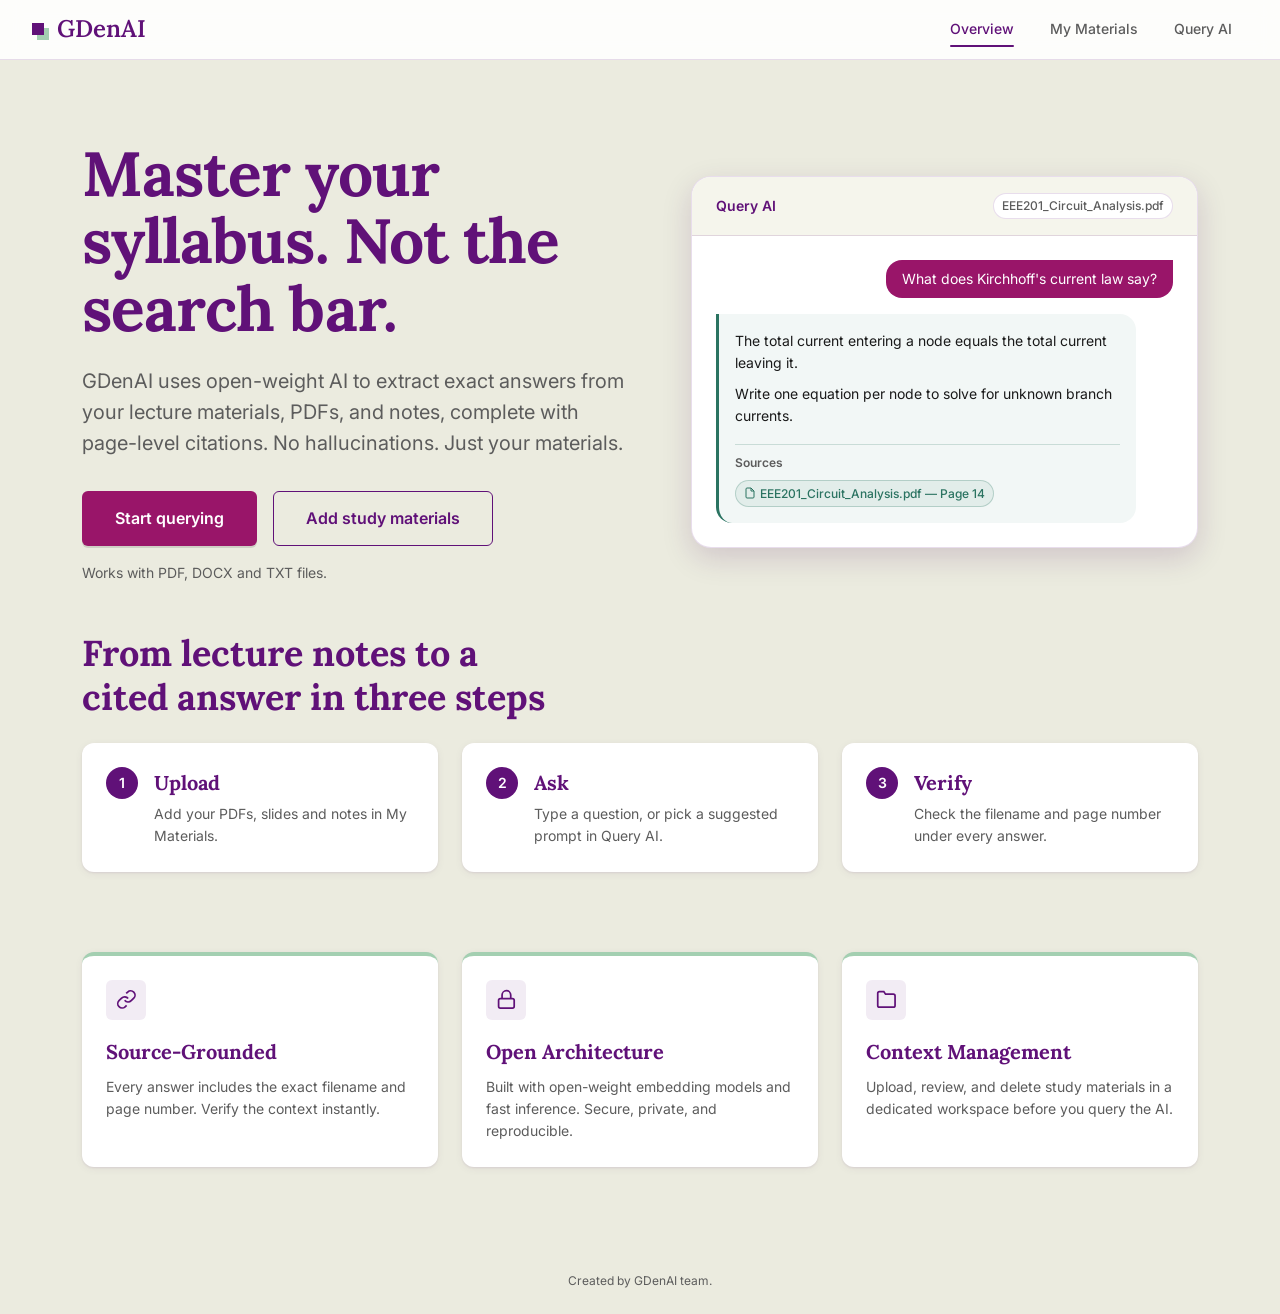
<file: frontend/index.html>
<!DOCTYPE html>
<html lang="en">
<head>
    <meta charset="UTF-8">
    <meta name="viewport" content="width=device-width, initial-scale=1.0, viewport-fit=cover">
    <meta name="theme-color" content="#601178">
    <title>GDenAI | Study Context Engine</title>
    <link rel="preconnect" href="https://fonts.googleapis.com">
    <link rel="preconnect" href="https://fonts.gstatic.com" crossorigin>
    <link href="https://fonts.googleapis.com/css2?family=Inter:wght@400;500;600;700&family=Lora:wght@500;600&display=swap" rel="stylesheet">
    <link rel="stylesheet" href="css/style.css">
</head>
<body>
    <nav class="navbar">
        <a href="index.html" class="nav-brand">GDenAI</a>
        <div class="nav-links">
            <a href="index.html" class="active">Overview</a>
            <a href="documents.html">My Materials</a>
            <a href="chat.html">Query AI</a>
        </div>
    </nav>

    <main class="hero-section">
        <div class="hero-copy">
            <h1 class="hero-title">Master your syllabus. Not the search bar.</h1>
            <p class="hero-subtitle">GDenAI uses open-weight AI to extract exact answers from your lecture materials, PDFs, and notes, complete with page-level citations. No hallucinations. Just your materials.</p>
            <div class="hero-actions">
                <a href="chat.html" class="btn btn-primary btn-lg">Start querying</a>
                <a href="documents.html" class="btn btn-outline btn-lg">Add study materials</a>
            </div>
            <p class="hero-note">Works with PDF, DOCX and TXT files.</p>
        </div>

        <!-- Example conversation: shows the citation behaviour instead of describing it -->
        <div class="demo-window" role="img" aria-label="Example: a question answered from a lecture PDF with a page citation">
            <div class="demo-bar">
                <span>Query AI</span>
                <span class="demo-doc">EEE201_Circuit_Analysis.pdf</span>
            </div>
            <div class="demo-body">
                <div class="demo-q demo-step s1">What does Kirchhoff's current law say?</div>
                <div class="demo-a demo-step s2">
                    <p>The total current entering a node equals the total current leaving it.</p>
                    <p>Write one equation per node to solve for unknown branch currents.</p>
                    <div class="sources-container demo-step s3" style="margin-top: var(--space-3);">
                        <strong>Sources</strong>
                        <span class="source-item"><svg width="12" height="12" viewBox="0 0 24 24" fill="none" stroke="currentColor" stroke-width="2" aria-hidden="true"><path d="M14 2H6a2 2 0 0 0-2 2v16a2 2 0 0 0 2 2h12a2 2 0 0 0 2-2V8z"></path><polyline points="14 2 14 8 20 8"></polyline></svg>EEE201_Circuit_Analysis.pdf &mdash; Page 14</span>
                    </div>
                </div>
            </div>
        </div>
    </main>

    <section class="section-inner">
        <h2 class="section-title">From lecture notes to a cited answer in three steps</h2>
        <ol class="steps">
            <li>
                <h3>Upload</h3>
                <p>Add your PDFs, slides and notes in My Materials.</p>
            </li>
            <li>
                <h3>Ask</h3>
                <p>Type a question, or pick a suggested prompt in Query AI.</p>
            </li>
            <li>
                <h3>Verify</h3>
                <p>Check the filename and page number under every answer.</p>
            </li>
        </ol>
    </section>

    <section class="features-grid">
        <div class="feature-card">
            <div class="feature-icon"><svg viewBox="0 0 24 24" fill="none" stroke="currentColor" stroke-width="2" aria-hidden="true"><path d="M10 13a5 5 0 0 0 7.54.54l3-3a5 5 0 0 0-7.07-7.07l-1.72 1.71"></path><path d="M14 11a5 5 0 0 0-7.54-.54l-3 3a5 5 0 0 0 7.07 7.07l1.71-1.71"></path></svg></div>
            <h3>Source-Grounded</h3>
            <p>Every answer includes the exact filename and page number. Verify the context instantly.</p>
        </div>
        <div class="feature-card">
            <div class="feature-icon"><svg viewBox="0 0 24 24" fill="none" stroke="currentColor" stroke-width="2" aria-hidden="true"><rect x="3" y="11" width="18" height="11" rx="2"></rect><path d="M7 11V7a5 5 0 0 1 10 0v4"></path></svg></div>
            <h3>Open Architecture</h3>
            <p>Built with open-weight embedding models and fast inference. Secure, private, and reproducible.</p>
        </div>
        <div class="feature-card">
            <div class="feature-icon"><svg viewBox="0 0 24 24" fill="none" stroke="currentColor" stroke-width="2" aria-hidden="true"><path d="M22 19a2 2 0 0 1-2 2H4a2 2 0 0 1-2-2V5a2 2 0 0 1 2-2h5l2 3h9a2 2 0 0 1 2 2z"></path></svg></div>
            <h3>Context Management</h3>
            <p>Upload, review, and delete study materials in a dedicated workspace before you query the AI.</p>
        </div>
    </section>

    <footer class="site-footer">
        Created by GDenAI team.
    </footer>

    <script src="js/config.js"></script>
    <script src="js/state.js"></script>
    <script src="js/ui.js"></script>
    <script src="js/app.js"></script>
</body>
</html>
</file>
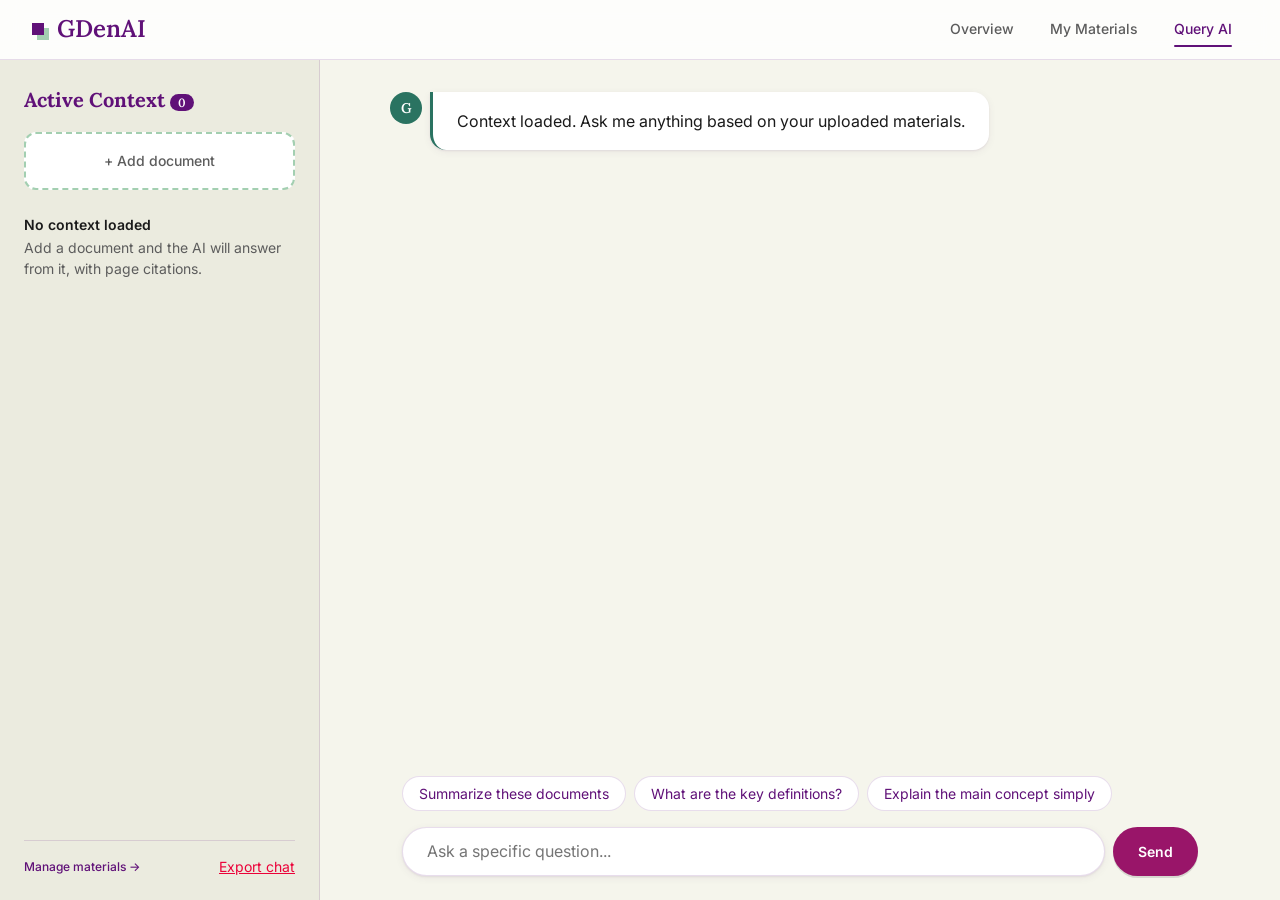
<file: frontend/chat.html>
<!DOCTYPE html>
<html lang="en">
<head>
    <meta charset="UTF-8">
    <meta name="viewport" content="width=device-width, initial-scale=1.0, viewport-fit=cover">
    <meta name="theme-color" content="#601178">
    <title>Query AI | GDenAI</title>
    <link rel="preconnect" href="https://fonts.googleapis.com">
    <link rel="preconnect" href="https://fonts.gstatic.com" crossorigin>
    <link href="https://fonts.googleapis.com/css2?family=Inter:wght@400;500;600;700&family=Lora:wght@500;600&display=swap" rel="stylesheet">
    <link rel="stylesheet" href="css/style.css">
</head>
<body>
    <nav class="navbar">
        <a href="index.html" class="nav-brand">GDenAI</a>
        <div class="nav-links">
            <a href="index.html">Overview</a>
            <a href="documents.html">My Materials</a>
            <a href="chat.html" class="active">Query AI</a>
        </div>
    </nav>

    <div class="app-container" id="app-container">
        <div class="sidebar-backdrop" id="sidebar-backdrop"></div>

        <!-- Sidebar: desktop column, mobile bottom sheet -->
        <aside class="sidebar" id="sidebar" aria-label="Active study materials">
            <div class="sidebar-head">
                <h2 class="sidebar-header">Active Context <span class="count-pill" data-doc-count>0</span></h2>
                <button class="btn-icon sidebar-close" type="button" id="sidebar-close" aria-label="Close materials panel">
                    <svg viewBox="0 0 24 24" fill="none" stroke="currentColor" stroke-width="2"><line x1="18" y1="6" x2="6" y2="18"></line><line x1="6" y1="6" x2="18" y2="18"></line></svg>
                </button>
            </div>

            <label for="quick-file-input" class="quick-upload" id="quick-upload-btn">
                + Add document
                <input type="file" id="quick-file-input" accept=".pdf,.docx,.txt" hidden>
            </label>

            <div class="doc-list" id="sidebar-doc-list">
                <!-- Rendered by JS -->
            </div>

            <div class="sidebar-footer">
                <a href="documents.html">Manage materials &rarr;</a>
                <button class="btn-text" type="button" id="export-chat-btn">Export chat</button>
            </div>
        </aside>

        <!-- Main chat -->
        <main class="chat-main">
            <div class="chat-toolbar">
                <button class="sidebar-toggle" type="button" id="sidebar-toggle" aria-controls="sidebar" aria-expanded="false">
                    <svg viewBox="0 0 24 24" fill="none" stroke="currentColor" stroke-width="2" aria-hidden="true"><path d="M22 19a2 2 0 0 1-2 2H4a2 2 0 0 1-2-2V5a2 2 0 0 1 2-2h5l2 3h9a2 2 0 0 1 2 2z"></path></svg>
                    Materials (<span data-doc-count>0</span>)
                </button>
                <span class="toolbar-hint">Answers cite your files</span>
            </div>

            <div class="chat-history" id="chat-history" role="log" aria-live="polite" aria-label="Conversation">
                <div class="message-group ai-group">
                    <div class="message-bubble ai-bubble">
                        Context loaded. Ask me anything based on your uploaded materials.
                    </div>
                </div>
            </div>

            <!-- Suggested prompts (hidden automatically after the first question) -->
            <div class="suggested-prompts">
                <button class="prompt-chip" type="button">Summarize these documents</button>
                <button class="prompt-chip" type="button">What are the key definitions?</button>
                <button class="prompt-chip" type="button">Explain the main concept simply</button>
            </div>

            <div class="chat-input-wrapper">
                <input type="text" id="chat-input" placeholder="Ask a specific question..." autocomplete="off" aria-label="Your question">
                <button class="btn btn-primary" id="send-btn" type="button">Send</button>
            </div>
        </main>
    </div>

    <script src="js/config.js"></script>
    <script src="js/state.js"></script>
    <script src="js/validator.js"></script>
    <script src="js/api.js"></script>
    <script src="js/ui.js"></script>
    <script src="js/app.js"></script>
    <script>
        // Mobile materials sheet (presentation only, independent of app.js)
        (function () {
            const app = document.getElementById('app-container');
            const toggle = document.getElementById('sidebar-toggle');
            const set = (open) => {
                app.classList.toggle('sidebar-open', open);
                toggle.setAttribute('aria-expanded', String(open));
            };
            toggle.addEventListener('click', () => set(!app.classList.contains('sidebar-open')));
            document.getElementById('sidebar-close').addEventListener('click', () => set(false));
            document.getElementById('sidebar-backdrop').addEventListener('click', () => set(false));
            document.addEventListener('keydown', (e) => { if (e.key === 'Escape') set(false); });
        })();
    </script>
</body>
</html>
</file>
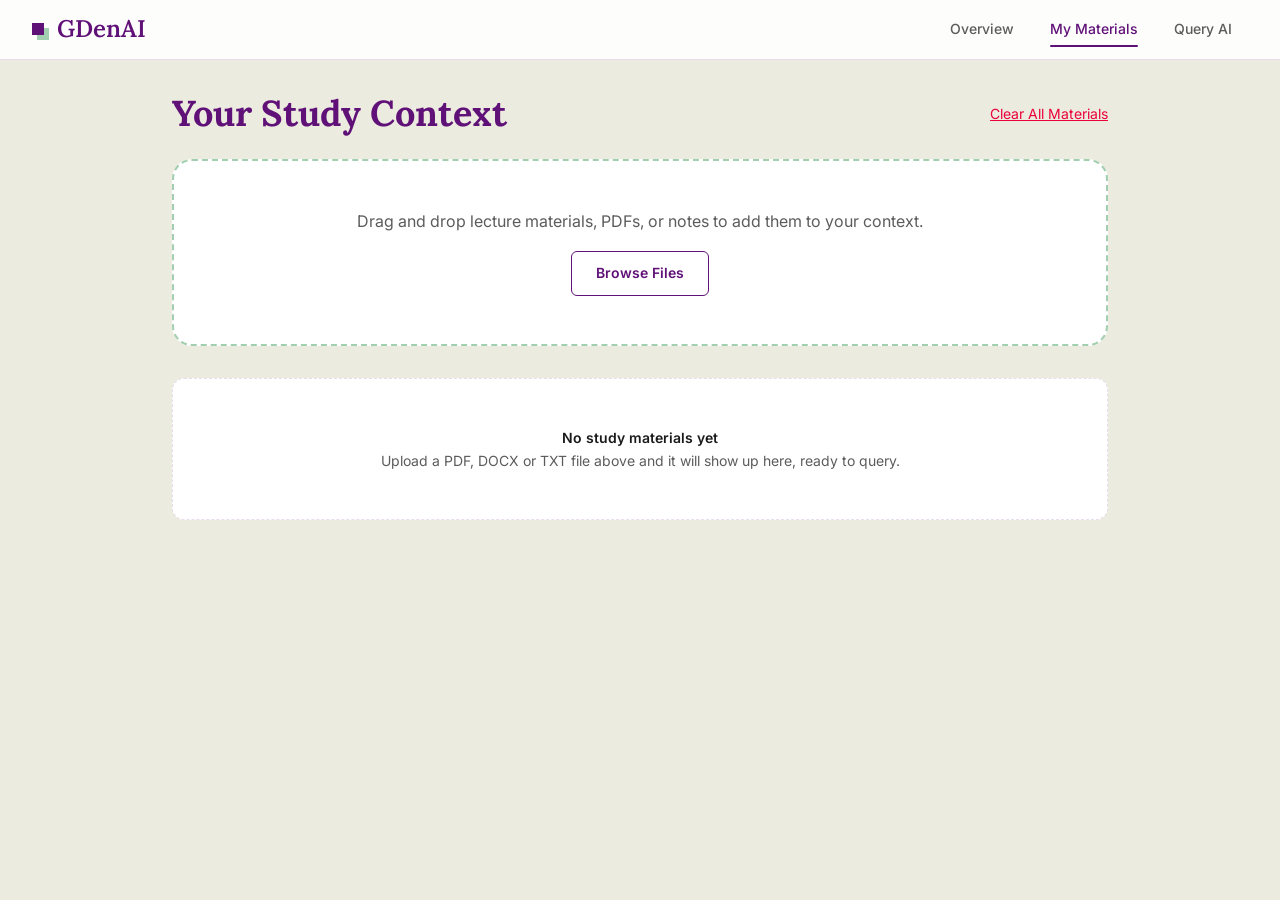
<file: frontend/documents.html>
<!DOCTYPE html>
<html lang="en">
<head>
    <meta charset="UTF-8">
    <meta name="viewport" content="width=device-width, initial-scale=1.0">
    <title>Manage Materials | GDenAI</title>
    <link href="https://fonts.googleapis.com/css2?family=Inter:wght@400;500;600&family=Lora:wght@500;600&display=swap" rel="stylesheet">
    <link rel="stylesheet" href="css/style.css">
</head>
<body>
    <nav class="navbar">
        <a href="index.html" class="nav-brand">GDenAI</a>
        <div class="nav-links">
            <a href="index.html">Overview</a>
            <a href="documents.html" class="active">My Materials</a>
            <a href="chat.html">Query AI</a>
        </div>
    </nav>

    <main class="docs-main">
        <div class="page-header">
            <h1 class="page-title">Your Study Context</h1>
            <button class="btn-text" id="clear-btn">Clear All Materials</button>
        </div>
        
        <div class="large-upload-zone" id="drop-zone">
            <p>Drag and drop lecture materials, PDFs, or notes to add them to your context.</p>
            <label for="file-input" class="btn btn-outline" id="browse-btn" style="cursor: pointer;">Browse Files</label>
            <input type="file" id="file-input" accept=".pdf,.docx,.txt" hidden>
        </div>

        <div class="docs-grid" id="documents-grid">
            <!-- Rendered by JS -->
        </div>
    </main>

    <script src="js/config.js"></script>
    <script src="js/state.js"></script>
    <script src="js/validator.js"></script>
    <script src="js/api.js"></script>
    <script src="js/ui.js"></script>
    <script src="js/app.js"></script>
</body>
</html>
</file>
<file: frontend/css/style.css>
/* =========================================
   GDenAI design system
   Brand palette kept; structure, motion and
   responsiveness rebuilt.
   ========================================= */
:root {
    /* Colors */
    --color-bg-canvas: #EBEBDF;
    --color-bg-soft: #F5F5EC;
    --color-bg-surface: #FFFFFF;
    --color-brand: #601178;
    --color-brand-deep: #43095a;
    --color-user: #991569;
    --color-ai: #2A7361;
    --color-accent-soft: #A3CFB1;
    --color-error: #EB0239;
    --text-main: #1A1A1A;
    --text-muted: #5C5C5C;
    --text-inverse: #FFFFFF;
    --line: rgba(96, 17, 120, 0.14);

    /* Typography */
    --font-ui: 'Inter', system-ui, -apple-system, 'Segoe UI', Roboto, sans-serif;
    --font-heading: 'Lora', Georgia, serif;
    --font-mono: ui-monospace, 'SF Mono', Menlo, Consolas, monospace;

    /* Spacing (rem) */
    --space-1: 0.25rem;
    --space-2: 0.5rem;
    --space-3: 1rem;
    --space-4: 1.5rem;
    --space-5: 2rem;
    --space-6: 3rem;
    --space-7: 5rem;

    /* Type scale */
    --text-micro: 0.75rem;
    --text-small: 0.875rem;
    --text-base: 1rem;
    --text-h3: 1.25rem;
    --text-h2: 1.5rem;
    --text-h1: 2.25rem;
    --text-hero: clamp(2.4rem, 5.2vw, 3.9rem);

    /* Shape + depth */
    --radius-sm: 6px;
    --radius-md: 12px;
    --radius-lg: 20px;
    --shadow-sm: 0 1px 2px rgba(67, 9, 90, 0.08), 0 2px 8px rgba(67, 9, 90, 0.06);
    --shadow-md: 0 10px 30px rgba(67, 9, 90, 0.16);
    --ease: cubic-bezier(0.2, 0.7, 0.2, 1);
    --nav-h: 60px;
}

/* =========================================
   BASE
   ========================================= */
* { box-sizing: border-box; margin: 0; padding: 0; }
html { scroll-behavior: smooth; }

body {
    font-family: var(--font-ui);
    background-color: var(--color-bg-canvas);
    color: var(--text-main);
    line-height: 1.6;
    -webkit-font-smoothing: antialiased;
    min-height: 100vh;
    min-height: 100dvh;
    display: flex;
    flex-direction: column;
}
body.modal-open { overflow: hidden; }

:focus-visible { outline: 2px solid var(--color-brand); outline-offset: 2px; }
::selection { background: var(--color-accent-soft); }

/* =========================================
   NAVBAR
   ========================================= */
.navbar {
    position: sticky; top: 0; z-index: 50;
    height: var(--nav-h);
    display: flex; justify-content: space-between; align-items: center;
    padding: 0 var(--space-5);
    background: rgba(255, 255, 255, 0.88);
    backdrop-filter: blur(10px);
    -webkit-backdrop-filter: blur(10px);
    border-bottom: 1px solid var(--line);
    flex-shrink: 0;
}

.nav-brand {
    font-family: var(--font-heading);
    font-size: var(--text-h2);
    color: var(--color-brand);
    text-decoration: none;
    font-weight: 600;
    display: inline-flex; align-items: center; gap: var(--space-2);
}
.nav-brand::before {
    content: ""; width: 12px; height: 12px;
    background: var(--color-brand);
    box-shadow: 5px 5px 0 var(--color-accent-soft);
    margin-right: 5px;
}

.nav-links { display: flex; gap: var(--space-1); align-items: center; }
.nav-links a {
    position: relative;
    text-decoration: none; color: var(--text-muted);
    font-size: var(--text-small); font-weight: 500;
    padding: var(--space-2) var(--space-3);
    border-radius: var(--radius-sm);
    transition: color 0.2s, background 0.2s;
}
.nav-links a:hover { color: var(--color-brand); background: rgba(96, 17, 120, 0.06); }
.nav-links a.active { color: var(--color-brand); }
.nav-links a.active::after {
    content: ""; position: absolute; left: var(--space-3); right: var(--space-3); bottom: 2px;
    height: 2px; background: var(--color-brand); border-radius: 2px;
}

/* =========================================
   BUTTONS
   ========================================= */
.btn {
    padding: 0.65rem var(--space-4);
    font-family: var(--font-ui); font-size: var(--text-small); font-weight: 600;
    cursor: pointer; border: 1px solid transparent;
    border-radius: var(--radius-sm);
    transition: background 0.2s, color 0.2s, transform 0.12s, box-shadow 0.2s;
    text-decoration: none;
    display: inline-flex; align-items: center; justify-content: center; gap: var(--space-2);
}
.btn:active { transform: translateY(1px); }
.btn:disabled { opacity: 0.55; cursor: not-allowed; transform: none; }
.btn-lg { padding: 0.85rem var(--space-5); font-size: var(--text-base); }

.btn-primary { background: var(--color-user); color: var(--text-inverse); box-shadow: 0 2px 0 rgba(0,0,0,0.12); }
.btn-primary:hover:not(:disabled) { background: #7a1055; box-shadow: 0 6px 16px rgba(153, 21, 105, 0.3); }

.btn-outline { background: transparent; border-color: var(--color-brand); color: var(--color-brand); }
.btn-outline:hover:not(:disabled) { background: var(--color-brand); color: var(--text-inverse); }

.btn-text { background: none; border: none; color: var(--color-error); cursor: pointer; font-size: var(--text-small); text-decoration: underline; font-family: inherit; }

.btn-icon {
    background: none; border: none; cursor: pointer; color: var(--text-muted);
    display: inline-flex; align-items: center; justify-content: center;
    width: 2.25rem; height: 2.25rem; border-radius: var(--radius-sm);
    transition: color 0.2s, background 0.2s;
}
.btn-icon:hover { color: var(--color-error); background: rgba(235, 2, 57, 0.08); }
.btn-icon svg { width: 1.2rem; height: 1.2rem; }

/* =========================================
   LANDING
   ========================================= */
.hero-section {
    width: 100%; max-width: 1180px; margin: 0 auto;
    padding: var(--space-7) var(--space-5) var(--space-6);
    display: grid; grid-template-columns: 1.05fr 0.95fr; gap: var(--space-6);
    align-items: center;
}
.hero-copy { min-width: 0; }

.hero-title {
    font-family: var(--font-heading); font-size: var(--text-hero);
    color: var(--color-brand); line-height: 1.08; letter-spacing: -0.015em;
    margin-bottom: var(--space-4);
}
.hero-subtitle {
    font-size: var(--text-h3); color: var(--text-muted);
    margin-bottom: var(--space-5); max-width: 34rem; line-height: 1.55;
}
.hero-actions { display: flex; flex-wrap: wrap; gap: var(--space-3); }
.hero-note { margin-top: var(--space-3); font-size: var(--text-small); color: var(--text-muted); }

/* Live demo: the one orchestrated moment on the page */
.demo-window {
    background: var(--color-bg-surface);
    border-radius: var(--radius-lg);
    box-shadow: var(--shadow-md);
    border: 1px solid var(--line);
    overflow: hidden;
}
.demo-bar {
    display: flex; align-items: center; justify-content: space-between; gap: var(--space-2);
    padding: var(--space-3) var(--space-4);
    border-bottom: 1px solid var(--line); background: var(--color-bg-soft);
    font-size: var(--text-small); font-weight: 600; color: var(--color-brand);
}
.demo-doc {
    font-weight: 500; color: var(--text-muted); font-size: var(--text-micro);
    background: var(--color-bg-surface); border: 1px solid var(--line);
    padding: 2px var(--space-2); border-radius: 999px;
    white-space: nowrap; overflow: hidden; text-overflow: ellipsis; max-width: 55%;
}
.demo-body { padding: var(--space-4); display: flex; flex-direction: column; gap: var(--space-3); min-height: 17rem; }
.demo-q {
    align-self: flex-end; max-width: 85%;
    background: var(--color-user); color: var(--text-inverse);
    padding: var(--space-2) var(--space-3);
    border-radius: var(--space-3) 0 var(--space-3) var(--space-3); font-size: var(--text-small);
}
.demo-a {
    align-self: flex-start; max-width: 92%;
    background: rgba(42, 115, 97, 0.06); border-left: 3px solid var(--color-ai);
    padding: var(--space-3);
    border-radius: 0 var(--space-3) var(--space-3) var(--space-3); font-size: var(--text-small);
}
.demo-a p + p { margin-top: var(--space-2); }

.demo-step { opacity: 0; transform: translateY(8px); animation: demo-in 0.5s var(--ease) forwards; }
.demo-step.s1 { animation-delay: 0.4s; }
.demo-step.s2 { animation-delay: 1.3s; }
.demo-step.s3 { animation-delay: 2.4s; }
@keyframes demo-in { to { opacity: 1; transform: none; } }
.demo-a .source-item { animation: chip-glow 1.4s ease-out 2.9s 1; }
@keyframes chip-glow {
    0% { box-shadow: 0 0 0 0 rgba(42, 115, 97, 0.5); }
    100% { box-shadow: 0 0 0 12px rgba(42, 115, 97, 0); }
}

/* How it works (a real sequence, so numbered) */
.section-inner { width: 100%; max-width: 1180px; margin: 0 auto; padding: 0 var(--space-5); }
.section-title {
    font-family: var(--font-heading); color: var(--color-brand);
    font-size: var(--text-h1); line-height: 1.2; margin-bottom: var(--space-4); max-width: 30rem;
}
.steps {
    list-style: none; display: grid; grid-template-columns: repeat(3, 1fr);
    gap: var(--space-4); margin-bottom: var(--space-7); counter-reset: step;
}
.steps li {
    counter-increment: step; position: relative;
    padding: var(--space-4) var(--space-4) var(--space-4) calc(var(--space-4) + 3rem);
    background: var(--color-bg-surface); border-radius: var(--radius-md); box-shadow: var(--shadow-sm);
}
.steps li::before {
    content: counter(step); position: absolute; left: var(--space-4); top: var(--space-4);
    width: 2rem; height: 2rem; border-radius: 50%;
    background: var(--color-brand); color: var(--text-inverse);
    display: grid; place-items: center; font-weight: 600; font-size: var(--text-small);
}
.steps h3 { font-family: var(--font-heading); color: var(--color-brand); font-size: var(--text-h3); margin-bottom: var(--space-1); }
.steps p { font-size: var(--text-small); color: var(--text-muted); }

.features-grid {
    display: grid; grid-template-columns: repeat(auto-fit, minmax(250px, 1fr));
    gap: var(--space-4); max-width: 1180px; margin: 0 auto var(--space-7);
    padding: 0 var(--space-5); width: 100%;
}
.feature-card {
    background: var(--color-bg-surface); padding: var(--space-4);
    border-radius: var(--radius-md); border-top: 4px solid var(--color-accent-soft);
    box-shadow: var(--shadow-sm); transition: transform 0.25s var(--ease), box-shadow 0.25s;
}
.feature-card:hover { transform: translateY(-3px); box-shadow: var(--shadow-md); }
.feature-icon {
    width: 2.5rem; height: 2.5rem; border-radius: var(--radius-sm);
    background: rgba(96, 17, 120, 0.08); color: var(--color-brand);
    display: grid; place-items: center; margin-bottom: var(--space-3);
}
.feature-icon svg { width: 1.3rem; height: 1.3rem; }
.feature-card h3 { font-family: var(--font-heading); color: var(--color-brand); margin-bottom: var(--space-2); font-size: var(--text-h3); }
.feature-card p { font-size: var(--text-small); color: var(--text-muted); }

.site-footer { margin-top: auto; text-align: center; padding: var(--space-4); font-size: var(--text-micro); color: var(--text-muted); }

/* =========================================
   WORKSPACE (chat)
   ========================================= */
.app-container {
    flex: 1; display: flex; position: relative;
    height: calc(100vh - var(--nav-h)); height: calc(100dvh - var(--nav-h));
    overflow: hidden;
}

/* Sidebar */
.sidebar {
    width: 20rem; background: var(--color-bg-canvas);
    border-right: 1px solid var(--line);
    display: flex; flex-direction: column; padding: var(--space-4); flex-shrink: 0; min-height: 0;
}
.sidebar-head { display: flex; align-items: center; justify-content: space-between; margin-bottom: var(--space-3); }
.sidebar-header { font-family: var(--font-heading); color: var(--color-brand); font-size: var(--text-h3); }
.count-pill {
    background: var(--color-brand); color: var(--text-inverse);
    font-size: var(--text-micro); font-weight: 600; min-width: 1.5rem; text-align: center;
    padding: 1px var(--space-2); border-radius: 999px;
}
.sidebar-close { display: none; }

.quick-upload {
    display: block; border: 2px dashed var(--color-accent-soft);
    border-radius: var(--radius-md); padding: var(--space-3);
    text-align: center; margin-bottom: var(--space-3); cursor: pointer;
    background: var(--color-bg-surface); color: var(--text-muted);
    font-size: var(--text-small); font-weight: 500;
    transition: border-color 0.2s, background 0.2s, color 0.2s;
}
.quick-upload:hover, .quick-upload:focus-within { border-color: var(--color-brand); color: var(--color-brand); background: #fbf6fc; }

.doc-list { flex-grow: 1; overflow-y: auto; display: flex; flex-direction: column; gap: var(--space-2); min-height: 0; }
.doc-item {
    display: flex; align-items: center; gap: var(--space-2);
    padding: var(--space-2) var(--space-3); background: var(--color-bg-surface);
    border-radius: var(--radius-sm); border-left: 3px solid var(--color-brand);
    font-size: var(--text-small); box-shadow: var(--shadow-sm);
}
.doc-item svg { width: 1rem; height: 1rem; flex-shrink: 0; color: var(--color-brand); }
.doc-name { white-space: nowrap; overflow: hidden; text-overflow: ellipsis; flex: 1; min-width: 0; }

.empty-state { font-size: var(--text-small); color: var(--text-muted); line-height: 1.5; padding: var(--space-2) 0; }
.empty-state strong { display: block; color: var(--text-main); font-weight: 600; margin-bottom: 2px; }

.sidebar-footer {
    margin-top: var(--space-3); border-top: 1px solid var(--line); padding-top: var(--space-3);
    font-size: var(--text-micro); color: var(--text-muted);
    display: flex; justify-content: space-between; align-items: center;
}
.sidebar-footer a { color: var(--color-brand); text-decoration: none; font-weight: 500; }
.sidebar-footer a:hover { text-decoration: underline; }
.sidebar-backdrop { display: none; }

/* Chat main */
.chat-main { flex: 1; min-width: 0; min-height: 0; display: flex; flex-direction: column; background: var(--color-bg-soft); }
.chat-toolbar { display: none; }

.chat-history {
    flex: 1; min-height: 0; padding: var(--space-5) var(--space-5) var(--space-3);
    overflow-y: auto; overscroll-behavior: contain;
    display: flex; flex-direction: column; gap: var(--space-4);
    scroll-behavior: smooth;
}

.message-group {
    display: flex; gap: var(--space-2); width: 100%; max-width: 820px; margin-inline: auto;
    animation: msg-in 0.28s var(--ease);
}
@keyframes msg-in { from { opacity: 0; transform: translateY(8px); } to { opacity: 1; transform: none; } }

.ai-group { justify-content: flex-start; align-items: flex-start; }
.ai-group::before {
    content: "G"; flex-shrink: 0; width: 2rem; height: 2rem; border-radius: 50%;
    background: var(--color-ai); color: var(--text-inverse);
    display: grid; place-items: center; font-family: var(--font-heading); font-weight: 600; font-size: var(--text-small);
}
.user-group { justify-content: flex-end; }

.message-bubble { max-width: 85%; padding: var(--space-3) var(--space-4); font-size: var(--text-base); line-height: 1.65; overflow-wrap: anywhere; }
.ai-bubble {
    background: var(--color-bg-surface); border-radius: 0 var(--space-3) var(--space-3) var(--space-3);
    border-left: 3px solid var(--color-ai); box-shadow: var(--shadow-sm);
}
.user-bubble {
    background: var(--color-user); color: var(--text-inverse);
    border-radius: var(--space-3) 0 var(--space-3) var(--space-3);
    box-shadow: 0 4px 14px rgba(153, 21, 105, 0.25);
}

/* Markdown inside AI bubble */
.ai-bubble > :last-child { margin-bottom: 0; }
.ai-bubble p { margin-bottom: var(--space-2); }
.ai-bubble ul, .ai-bubble ol { margin: 0 0 var(--space-2) var(--space-4); }
.ai-bubble li { margin-bottom: var(--space-1); }
.ai-bubble strong { font-weight: 600; }
.ai-bubble h3, .ai-bubble h4, .ai-bubble h5 { font-family: var(--font-heading); color: var(--color-brand); line-height: 1.3; margin: var(--space-3) 0 var(--space-1); }
.ai-bubble h3 { font-size: var(--text-h3); }
.ai-bubble h4 { font-size: var(--text-base); }
.ai-bubble h5 { font-size: var(--text-small); }
.ai-bubble h3:first-child, .ai-bubble h4:first-child, .ai-bubble h5:first-child { margin-top: 0; }
.ai-bubble code { font-family: var(--font-mono); font-size: 0.88em; background: rgba(96, 17, 120, 0.08); padding: 1px 5px; border-radius: 4px; }
.ai-bubble pre { background: #2a1536; color: #f3e9f7; padding: var(--space-3); border-radius: var(--radius-sm); overflow-x: auto; margin-bottom: var(--space-2); }
.ai-bubble pre code { background: none; padding: 0; color: inherit; font-size: var(--text-small); }

/* Message actions */
.msg-actions { align-self: flex-end; opacity: 0; transition: opacity 0.2s; }
.ai-group:hover .msg-actions, .msg-actions:focus-within { opacity: 1; }
.copy-btn {
    background: none; border: none; cursor: pointer; color: var(--text-muted);
    width: 2rem; height: 2rem; border-radius: var(--radius-sm); display: inline-grid; place-items: center;
}
.copy-btn:hover { color: var(--color-brand); background: rgba(96, 17, 120, 0.08); }
.copy-btn svg { width: 1rem; height: 1rem; }

/* Sources as citation chips */
.sources-container {
    margin-top: var(--space-3); padding-top: var(--space-2);
    border-top: 1px solid rgba(42, 115, 97, 0.2); font-size: var(--text-small);
    display: flex; flex-wrap: wrap; align-items: center; gap: var(--space-2);
}
.sources-container > strong { flex-basis: 100%; font-size: var(--text-micro); color: var(--text-muted); font-weight: 600; }
.source-item {
    display: inline-flex; align-items: center; gap: var(--space-1);
    color: var(--color-ai); font-weight: 500; font-size: var(--text-micro);
    background: rgba(42, 115, 97, 0.08); border: 1px solid rgba(42, 115, 97, 0.25);
    padding: 3px var(--space-2); border-radius: 999px; max-width: 100%;
}

/* Typing indicator */
.typing-indicator { display: flex; gap: 4px; padding: var(--space-2) 0; }
.typing-dot { width: 6px; height: 6px; background-color: var(--color-ai); border-radius: 50%; animation: bounce 1.4s infinite ease-in-out both; }
.typing-dot:nth-child(1) { animation-delay: -0.32s; }
.typing-dot:nth-child(2) { animation-delay: -0.16s; }
@keyframes bounce { 0%, 80%, 100% { transform: scale(0); } 40% { transform: scale(1); } }

/* Suggested prompts: gone once the conversation starts */
.suggested-prompts {
    display: flex; gap: var(--space-2); padding: var(--space-2) var(--space-5) 0;
    overflow-x: auto; flex-shrink: 0; width: 100%; max-width: 860px; margin-inline: auto;
    scrollbar-width: none;
}
.suggested-prompts::-webkit-scrollbar { display: none; }
.chat-main:has(.user-group) .suggested-prompts { display: none; }
.prompt-chip {
    background: var(--color-bg-surface); border: 1px solid var(--line); color: var(--color-brand);
    padding: var(--space-2) var(--space-3); font-size: var(--text-small); font-family: inherit;
    border-radius: 999px; cursor: pointer; white-space: nowrap; transition: all 0.2s;
}
.prompt-chip:hover { background: var(--color-brand); color: var(--text-inverse); border-color: var(--color-brand); transform: translateY(-1px); }

/* Chat input */
.chat-input-wrapper {
    padding: var(--space-3) var(--space-5) var(--space-4); display: flex; gap: var(--space-2);
    flex-shrink: 0; width: 100%; max-width: 860px; margin-inline: auto;
}
.chat-input-wrapper input {
    flex: 1; min-width: 0; padding: 0.85rem var(--space-4);
    border: 1px solid var(--line); border-radius: 999px; background: var(--color-bg-surface);
    font-family: var(--font-ui); font-size: 16px; outline: none;
    box-shadow: var(--shadow-sm); transition: border-color 0.2s, box-shadow 0.2s;
}
.chat-input-wrapper input:focus { border-color: var(--color-brand); box-shadow: 0 0 0 3px rgba(96, 17, 120, 0.15); }
.chat-input-wrapper .btn { border-radius: 999px; padding-inline: var(--space-4); }

/* =========================================
   DOCUMENTS PAGE
   ========================================= */
.docs-main { flex: 1; padding: var(--space-5); max-width: 1000px; margin: 0 auto; width: 100%; }
.page-header { display: flex; justify-content: space-between; align-items: center; gap: var(--space-3); margin-bottom: var(--space-4); }
.page-title { font-family: var(--font-heading); color: var(--color-brand); font-size: var(--text-h1); line-height: 1.2; }

.large-upload-zone {
    border: 2px dashed var(--color-accent-soft); border-radius: var(--radius-lg);
    padding: var(--space-6) var(--space-4); text-align: center;
    background: var(--color-bg-surface); margin-bottom: var(--space-5);
    transition: border-color 0.2s, background 0.2s, transform 0.2s;
}
.large-upload-zone:hover, .large-upload-zone.dragover { border-color: var(--color-brand); background: #fbf6fc; }
.large-upload-zone.dragover { transform: scale(1.01); }
.large-upload-zone p { margin-bottom: var(--space-3); color: var(--text-muted); }

.docs-grid { display: grid; grid-template-columns: repeat(auto-fill, minmax(280px, 1fr)); gap: var(--space-3); }
.docs-grid .empty-state {
    grid-column: 1 / -1; text-align: center; padding: var(--space-6) var(--space-3);
    background: var(--color-bg-surface); border-radius: var(--radius-md); border: 1px dashed var(--line);
}

.doc-card {
    background: var(--color-bg-surface); padding: var(--space-3) var(--space-4);
    border-radius: var(--radius-md); box-shadow: var(--shadow-sm);
    display: flex; align-items: center; gap: var(--space-3);
    transition: transform 0.2s var(--ease), box-shadow 0.2s;
}
.doc-card:hover { transform: translateY(-2px); box-shadow: var(--shadow-md); }
.doc-badge {
    flex-shrink: 0; width: 2.5rem; height: 3rem; border-radius: var(--radius-sm);
    background: rgba(96, 17, 120, 0.1); color: var(--color-brand);
    display: grid; place-items: center; font-size: var(--text-micro); font-weight: 700;
}
.doc-badge[data-ext="docx"] { background: rgba(42, 115, 97, 0.12); color: var(--color-ai); }
.doc-badge[data-ext="txt"] { background: rgba(0, 0, 0, 0.07); color: var(--text-muted); }
.doc-card-info { flex: 1; min-width: 0; }
.doc-card-info h4 { font-size: var(--text-base); color: var(--text-main); margin-bottom: 2px; white-space: nowrap; overflow: hidden; text-overflow: ellipsis; }
.doc-card-info p { font-size: var(--text-micro); color: var(--text-muted); }
.doc-card-actions { display: flex; align-items: center; gap: var(--space-1); flex-shrink: 0; }
.btn-sm { padding: var(--space-1) var(--space-3); font-size: var(--text-small); }

/* =========================================
   QUIZ MODAL
   ========================================= */
.modal-backdrop {
    position: fixed; inset: 0; z-index: 1000; padding: var(--space-3);
    background: rgba(26, 10, 34, 0.55); backdrop-filter: blur(3px);
    display: flex; justify-content: center; align-items: center;
    animation: fade-in 0.2s ease;
}
@keyframes fade-in { from { opacity: 0; } to { opacity: 1; } }

.quiz-dialog {
    background: var(--color-bg-surface); width: 100%; max-width: 640px; max-height: 92dvh;
    border-radius: var(--radius-lg); border-top: 4px solid var(--color-brand);
    display: flex; flex-direction: column; box-shadow: var(--shadow-md);
    animation: pop-in 0.3s var(--ease); overflow: hidden;
}
@keyframes pop-in { from { opacity: 0; transform: translateY(16px) scale(0.98); } to { opacity: 1; transform: none; } }

.quiz-head { padding: var(--space-4) var(--space-4) var(--space-3); border-bottom: 1px solid var(--line); }
.quiz-head h2 { font-family: var(--font-heading); color: var(--color-brand); font-size: var(--text-h2); line-height: 1.25; overflow-wrap: anywhere; }
.quiz-head p { font-size: var(--text-small); color: var(--text-muted); margin-top: var(--space-1); }
.quiz-progress { height: 4px; background: rgba(96, 17, 120, 0.1); border-radius: 4px; margin-top: var(--space-3); overflow: hidden; }
.quiz-progress-bar { height: 100%; width: 0; background: var(--color-brand); transition: width 0.3s var(--ease); }
.quiz-progress-text { display: block; font-size: var(--text-micro); color: var(--text-muted); margin-top: var(--space-1); }

.quiz-body { padding: var(--space-4); overflow-y: auto; flex: 1; min-height: 0; }
.quiz-q { margin-bottom: var(--space-4); border: none; }
.quiz-q legend { font-weight: 600; margin-bottom: var(--space-2); padding: 0; }
.quiz-options { display: flex; flex-direction: column; gap: var(--space-2); }
.quiz-option {
    display: flex; align-items: flex-start; gap: var(--space-2);
    padding: var(--space-2) var(--space-3); font-size: var(--text-small); cursor: pointer;
    border: 1px solid var(--line); border-radius: var(--radius-sm);
    transition: border-color 0.15s, background 0.15s;
}
.quiz-option:hover { border-color: var(--color-brand); }
.quiz-option:has(input:checked) { border-color: var(--color-brand); background: rgba(96, 17, 120, 0.07); font-weight: 500; }
.quiz-option input { accent-color: var(--color-brand); margin-top: 3px; }

.quiz-actions {
    display: flex; justify-content: flex-end; gap: var(--space-3);
    padding: var(--space-3) var(--space-4); border-top: 1px solid var(--line); background: var(--color-bg-soft);
}

.score-wrap { text-align: center; margin-bottom: var(--space-4); }
.score-ring {
    --pct: 0; width: 7rem; height: 7rem; border-radius: 50%; margin: 0 auto var(--space-2);
    background: conic-gradient(var(--color-ai) calc(var(--pct) * 1%), rgba(96, 17, 120, 0.1) 0);
    display: grid; place-items: center; position: relative;
}
.score-ring::before { content: ""; position: absolute; inset: 9px; background: var(--color-bg-surface); border-radius: 50%; }
.score-ring span { position: relative; font-family: var(--font-heading); font-size: var(--text-h2); font-weight: 600; color: var(--color-brand); }
.score-msg { font-size: var(--text-small); color: var(--text-muted); }

.result-item {
    margin-bottom: var(--space-3); padding: var(--space-3);
    border-left: 3px solid var(--color-ai); background: rgba(42, 115, 97, 0.05);
    border-radius: 0 var(--radius-sm) var(--radius-sm) 0;
}
.result-item.incorrect { border-left-color: var(--color-error); background: rgba(235, 2, 57, 0.05); }
.result-item .q { font-weight: 600; }
.result-item .a { font-size: var(--text-small); margin-top: var(--space-1); color: var(--color-ai); }
.result-item.incorrect .a { color: var(--color-error); }
.result-item .why { font-size: var(--text-small); color: var(--text-muted); margin-top: var(--space-1); font-style: italic; }

/* =========================================
   TOAST
   ========================================= */
.toast {
    position: fixed; bottom: calc(var(--space-4) + env(safe-area-inset-bottom)); right: var(--space-4);
    background: var(--color-error); color: white; padding: var(--space-3) var(--space-4);
    border-radius: var(--radius-sm); box-shadow: var(--shadow-md);
    font-size: var(--text-small); font-weight: 500; opacity: 0; transform: translateY(20px);
    transition: opacity 0.3s, transform 0.3s var(--ease); z-index: 1100; pointer-events: none; max-width: calc(100vw - 2rem);
}
.toast.success { background: var(--color-ai); }
.toast.show { opacity: 1; transform: translateY(0); }

/* =========================================
   RESPONSIVE
   ========================================= */
@media (max-width: 960px) {
    .hero-section { grid-template-columns: 1fr; padding-top: var(--space-6); gap: var(--space-5); }
    .steps { grid-template-columns: 1fr; margin-bottom: var(--space-6); }
}

@media (max-width: 768px) {
    .navbar { padding: 0 var(--space-3); }
    .nav-brand { font-size: var(--text-h3); }
    .nav-links a { padding: var(--space-2); font-size: 0.8rem; }
    .nav-links a.active::after { left: var(--space-2); right: var(--space-2); }

    .hero-section { padding: var(--space-5) var(--space-3) var(--space-5); }
    .hero-subtitle { font-size: var(--text-base); }
    .hero-actions .btn { flex: 1 1 100%; }
    .section-inner, .features-grid { padding-inline: var(--space-3); }
    .section-title { font-size: var(--text-h2); }

    /* Sidebar becomes a bottom sheet */
    .app-container { flex-direction: column; }
    .sidebar {
        position: fixed; left: 0; right: 0; bottom: 0; z-index: 70;
        width: 100%; max-height: 75dvh;
        border-right: none; border-radius: var(--radius-lg) var(--radius-lg) 0 0;
        box-shadow: var(--shadow-md);
        padding-bottom: calc(var(--space-4) + env(safe-area-inset-bottom));
        transform: translateY(105%); visibility: hidden;
        transition: transform 0.3s var(--ease), visibility 0s 0.3s;
    }
    .app-container.sidebar-open .sidebar { transform: none; visibility: visible; transition-delay: 0s; }
    .sidebar-close { display: inline-flex; }
    .sidebar-backdrop {
        display: block; position: fixed; inset: 0; z-index: 65;
        background: rgba(26, 10, 34, 0.45); opacity: 0; pointer-events: none; transition: opacity 0.3s;
    }
    .app-container.sidebar-open .sidebar-backdrop { opacity: 1; pointer-events: auto; }

    .chat-toolbar {
        display: flex; align-items: center; justify-content: space-between;
        padding: var(--space-2) var(--space-3); background: var(--color-bg-surface);
        border-bottom: 1px solid var(--line); flex-shrink: 0;
    }
    .sidebar-toggle {
        display: inline-flex; align-items: center; gap: var(--space-2);
        background: rgba(96, 17, 120, 0.07); color: var(--color-brand); border: none;
        padding: var(--space-2) var(--space-3); border-radius: 999px;
        font-family: inherit; font-size: var(--text-small); font-weight: 600; cursor: pointer;
    }
    .sidebar-toggle svg { width: 1rem; height: 1rem; }
    .toolbar-hint { font-size: var(--text-micro); color: var(--text-muted); }

    .chat-history { padding: var(--space-3); gap: var(--space-3); }
    .message-bubble { max-width: 92%; padding: var(--space-2) var(--space-3); }
    .ai-group::before { width: 1.6rem; height: 1.6rem; font-size: var(--text-micro); }
    .msg-actions { opacity: 1; }

    .suggested-prompts { padding: var(--space-2) var(--space-3) 0; }
    .chat-input-wrapper { padding: var(--space-2) var(--space-3) calc(var(--space-2) + env(safe-area-inset-bottom)); }

    .docs-main { padding: var(--space-3); }
    .page-header { flex-direction: column; align-items: flex-start; }
    .page-title { font-size: var(--text-h2); }
    .large-upload-zone { padding: var(--space-5) var(--space-3); }

    .modal-backdrop { padding: 0; align-items: flex-end; }
    .quiz-dialog { max-width: none; max-height: 94dvh; border-radius: var(--radius-lg) var(--radius-lg) 0 0; }
    .toast { left: var(--space-3); right: var(--space-3); }
}

@media (prefers-reduced-motion: reduce) {
    *, *::before, *::after { animation: none !important; transition: none !important; scroll-behavior: auto !important; }
    .demo-step { opacity: 1; transform: none; }
}
</file>
